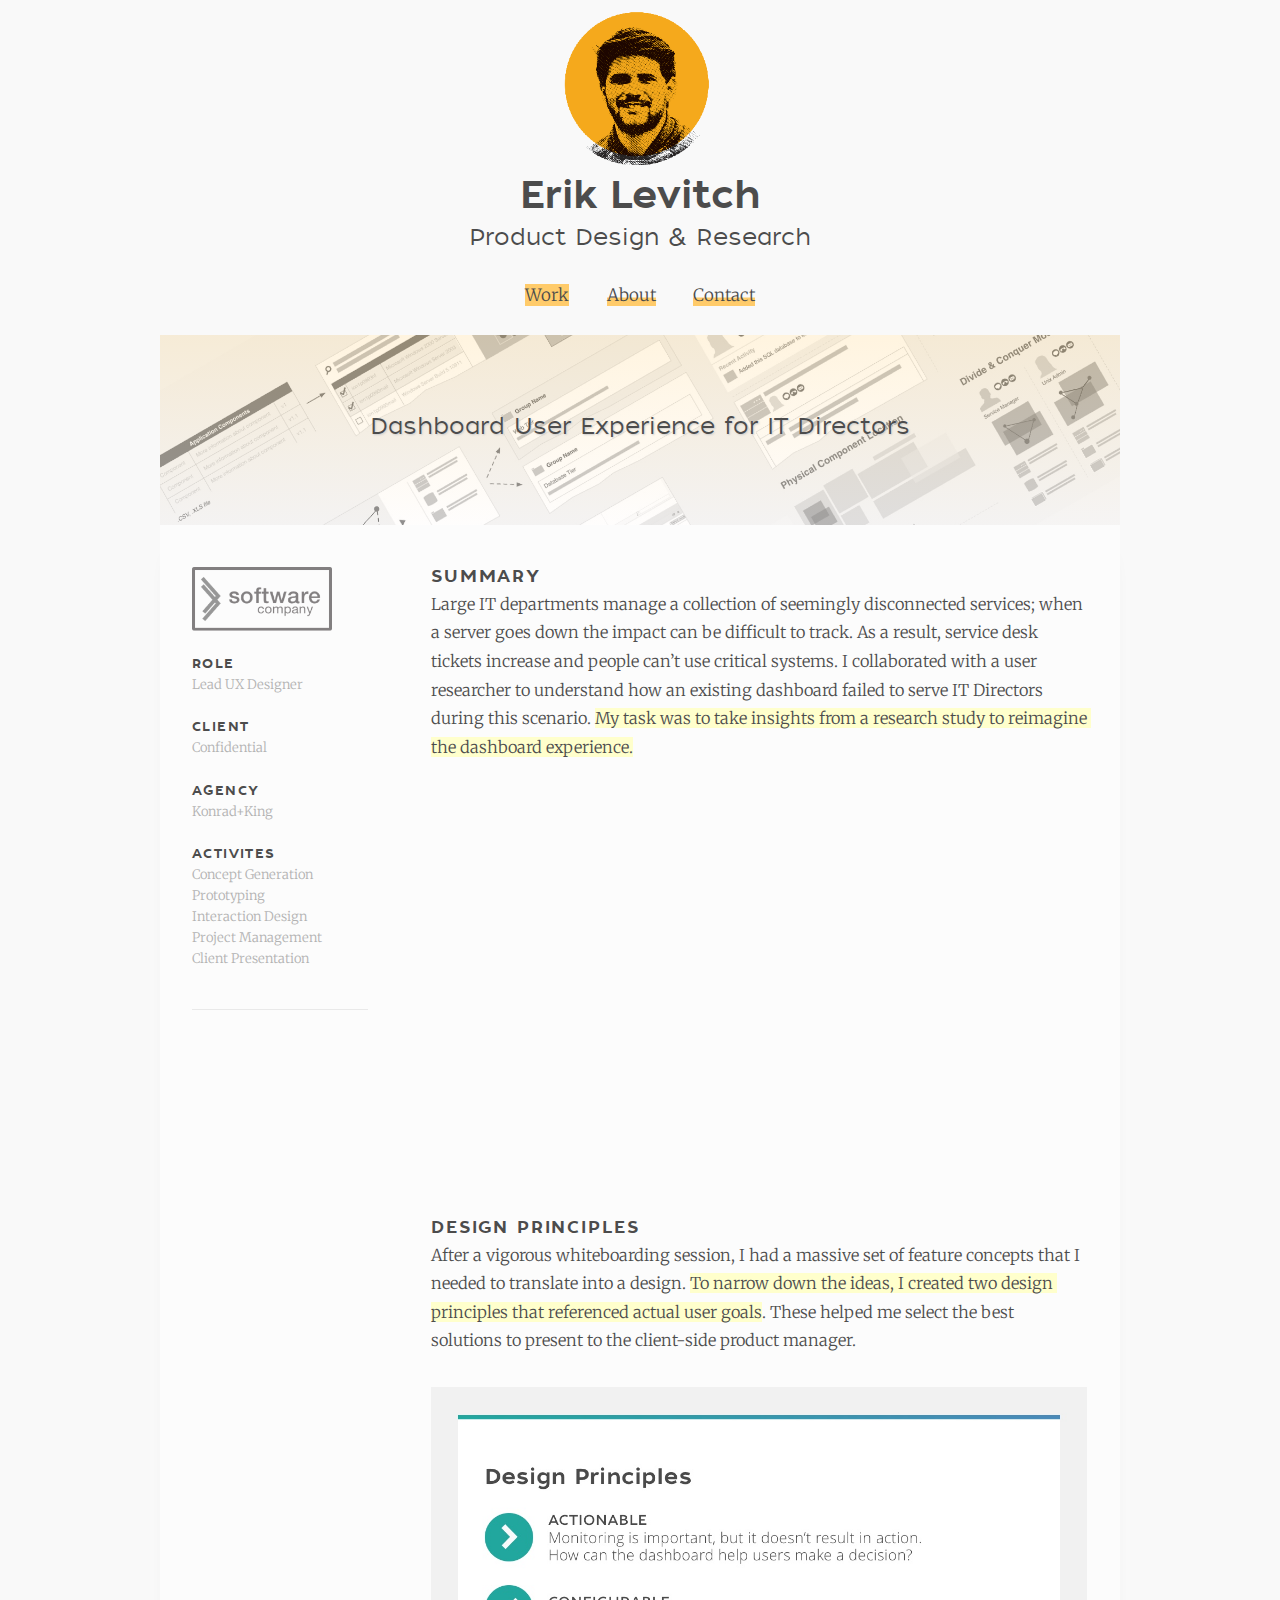
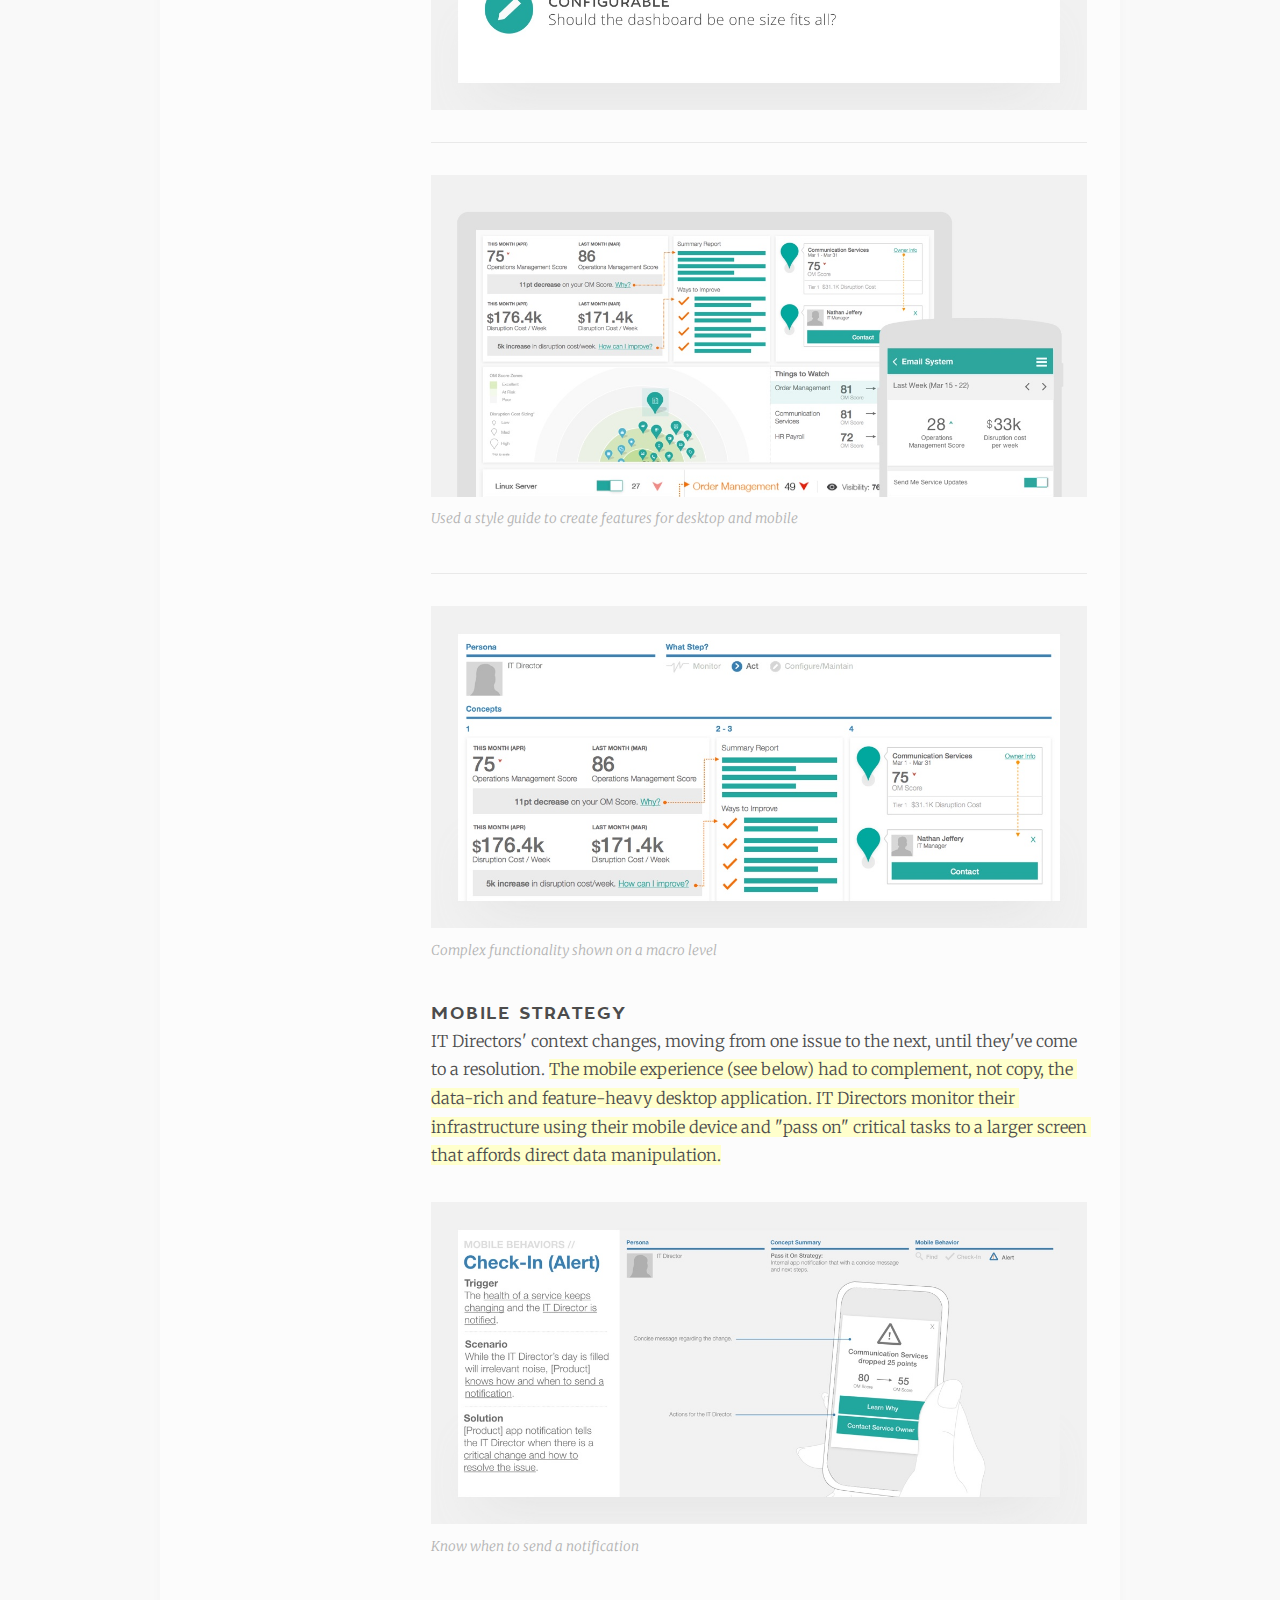
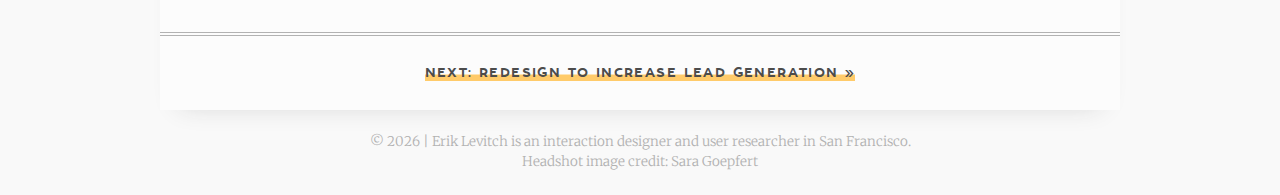
<file: work/it-software-ux.html>
<!DOCTYPE html>
<html>
  <head>
    <title>Dashboard User Experience for IT Directors</title>
    <link rel="stylesheet" href="../css/normalize.css" />
    <link rel="stylesheet" href="../css/styles.css">
    <meta http-equiv="Content-Type" content="text/html;charset=UTF-8">
    <meta name="viewport" content="width=device-width">
    <meta name="description" content="Helping IT Directors understand service disruption.">
    <script>
  (function(i,s,o,g,r,a,m){i['GoogleAnalyticsObject']=r;i[r]=i[r]||function(){
  (i[r].q=i[r].q||[]).push(arguments)},i[r].l=1*new Date();a=s.createElement(o),
  m=s.getElementsByTagName(o)[0];a.async=1;a.src=g;m.parentNode.insertBefore(a,m)
  })(window,document,'script','https://www.google-analytics.com/analytics.js','ga');

  ga('create', 'UA-65603822-1', 'auto');
  ga('send', 'pageview');

</script>
<script type="text/javascript">
    window.heap=window.heap||[],heap.load=function(e,t){window.heap.appid=e,window.heap.config=t=t||{};var r=t.forceSSL||"https:"===document.location.protocol,a=document.createElement("script");a.type="text/javascript",a.async=!0,a.src=(r?"https:":"http:")+"//cdn.heapanalytics.com/js/heap-"+e+".js";var n=document.getElementsByTagName("script")[0];n.parentNode.insertBefore(a,n);for(var o=function(e){return function(){heap.push([e].concat(Array.prototype.slice.call(arguments,0)))}},p=["addEventProperties","addUserProperties","clearEventProperties","identify","resetIdentity","removeEventProperty","setEventProperties","track","unsetEventProperty"],c=0;c<p.length;c++)heap[p[c]]=o(p[c])};
      heap.load("2331641770");
</script>
  </head>
<body>
  
<!-- Header -->

  <div id="header">
      <img src="../img/erik.png" class="portrait" height="175px" width="175px" alt="Portrait">
      <h1>Erik Levitch</h1>
      <h2>Product Design &#38; Research</h2>
    
<!-- Navigation -->
    
     <ul class="navigation">
      <li><a class="activepage">Work</a></li>
      <li><a href="../about/">About</a></li>
      <li><a href="../contact/" >Contact</a></li>
    </ul>
  </div>
 
    <div id="casestudy-header" class="it-software">
        <h2>Dashboard User Experience for IT Directors</h2>
    </div>
  
 <!-- Content Area -->
  <div class="content-wrapper-casestudy">
    
  <!-- Left Column -->
    <div class="left-column column">
       <img 
        src="../img/it-software/enterprise-company-logo2x.png"
        alt="IT Software Logo" 
        width="140px" height"65px"
        />
      
       <!-- Project Metadata -->
      
        <h4>Role</h4>
         <ul class="metadata">
           <li>Lead UX Designer</li>
         </ul>
      
        <h4>Client</h4>
         <ul class="metadata">
           <li>Confidential</li>
         </ul>

        <h4>Agency</h4>
         <ul class="metadata">
           <li>Konrad+King</li>
         </ul>
       
        <h4>Activites</h4>
          <ul class="metadata">
            <li>Concept Generation</li>
            <li>Prototyping</li>
            <li>Interaction Design</li>
            <li>Project Management</li>
            <li>Client Presentation</li>
         </ul>
      
          <br/><br/>
        <div class="seperatefull"></div>
      
       </div>
    
    
    <!-- Right Column -->
    <div class="right-column column">
          
      <div class="casestudy-container">
        
       <h3>Summary</h3>
          <p>Large IT departments manage a collection of seemingly disconnected services; when a server goes down the impact can be difficult to track. As a result, service desk tickets increase and people can’t use critical systems. I collaborated with a user researcher to understand how an existing dashboard failed to serve IT Directors during this scenario. <span class="highlight">My task was to take insights from a research study to reimagine the dashboard experience.</span></p>
          <br>
          <br>
          <div class="video-container"><iframe src="https://player.vimeo.com/video/212220947?color=2CA69D&title=0&byline=0&portrait=0" webkitallowfullscreen mozallowfullscreen allowfullscreen></iframe></div>
          <br>

     </div>

     <div class="casestudy-container">

      <h3>Design Principles</h3>
        <p>After a vigorous whiteboarding session, I had a massive set of feature concepts that I needed to translate into a design. <span class="highlight">To narrow down the ideas, I created two design principles that referenced actual user goals</span>. These helped me select the best solutions to present to the client-side product manager.</p>

       <figure>
          <img 
          scrset="../img/it-software/design-principles2x.jpg 2x, ../img/it-software/saas-app-prototype.jpg"
          src="../img/it-software/design-principles2x.jpg"
          alt="Design Principles"
          />
       </figure>

        <div class="seperatefull"></div>

       <figure>
          <img 
          scrset="../img/it-software/saas-app-prototype2x.jpg 2x, ../img/it-software/saas-app-prototype.jpg"
          src="../img/it-software/saas-app-prototype2x.jpg "
          alt="Desktop and Mobile Features"
          />
        <figcaption>Used a style guide to create features for desktop and mobile</figcaption>
       </figure>

       <div class="seperatefull"></div>

        <figure>
          <img 
          scrset="../img/it-software/feature-concepts2x.jpg 2x, ../img/it-software/feature-concepts.jpg"
          src="../img/it-software/feature-concepts2x.jpg"
          alt="Feature Concepts"
          />
        <figcaption>Complex functionality shown on a macro level</figcaption>
       </figure>


     </div>

      <div class="casestudy-container">
        <h3>Mobile Strategy</h3>
          <p>IT Directors' context changes, moving from one issue to the next, until they've come to a resolution. <span class="highlight">The mobile experience (see below) had to complement, not copy, the data-rich and feature-heavy desktop application. IT Directors monitor their infrastructure using their mobile device and "pass on" critical tasks to a larger screen that affords direct data manipulation.</p>
      
        <figure>
          <img 
          scrset="../img/it-software/mobile-behaviors2x.jpg 2x, ../img/it-software/mobile-behaviors.jpg"
          src="../img/it-software/mobile-behaviors2x.jpg"
          alt="Mobile Notification"
          /><figcaption>Know when to send a notification</figcaption>
       </figure>

      </div>

  </div>
           
    
 <!-- Next Project Navigation -->
    
      <div class="next-project">
      <h4><a href="platform-redesign-ux.html">Next: Redesign to Increase Lead Generation &#187; </a></h4>
    </div>
    
  </div>
  
<!-- Footer -->
     <div id="footer">
            <p class="small-text">&copy; <script type="text/javascript"> document.write(new Date().getFullYear());</script> | Erik Levitch is an interaction designer and user researcher in San Francisco.</p>
            <p class="small-text">Headshot image credit: Sara Goepfert</p>
     </div>
 
        
  </body>
     
</html>
</file>
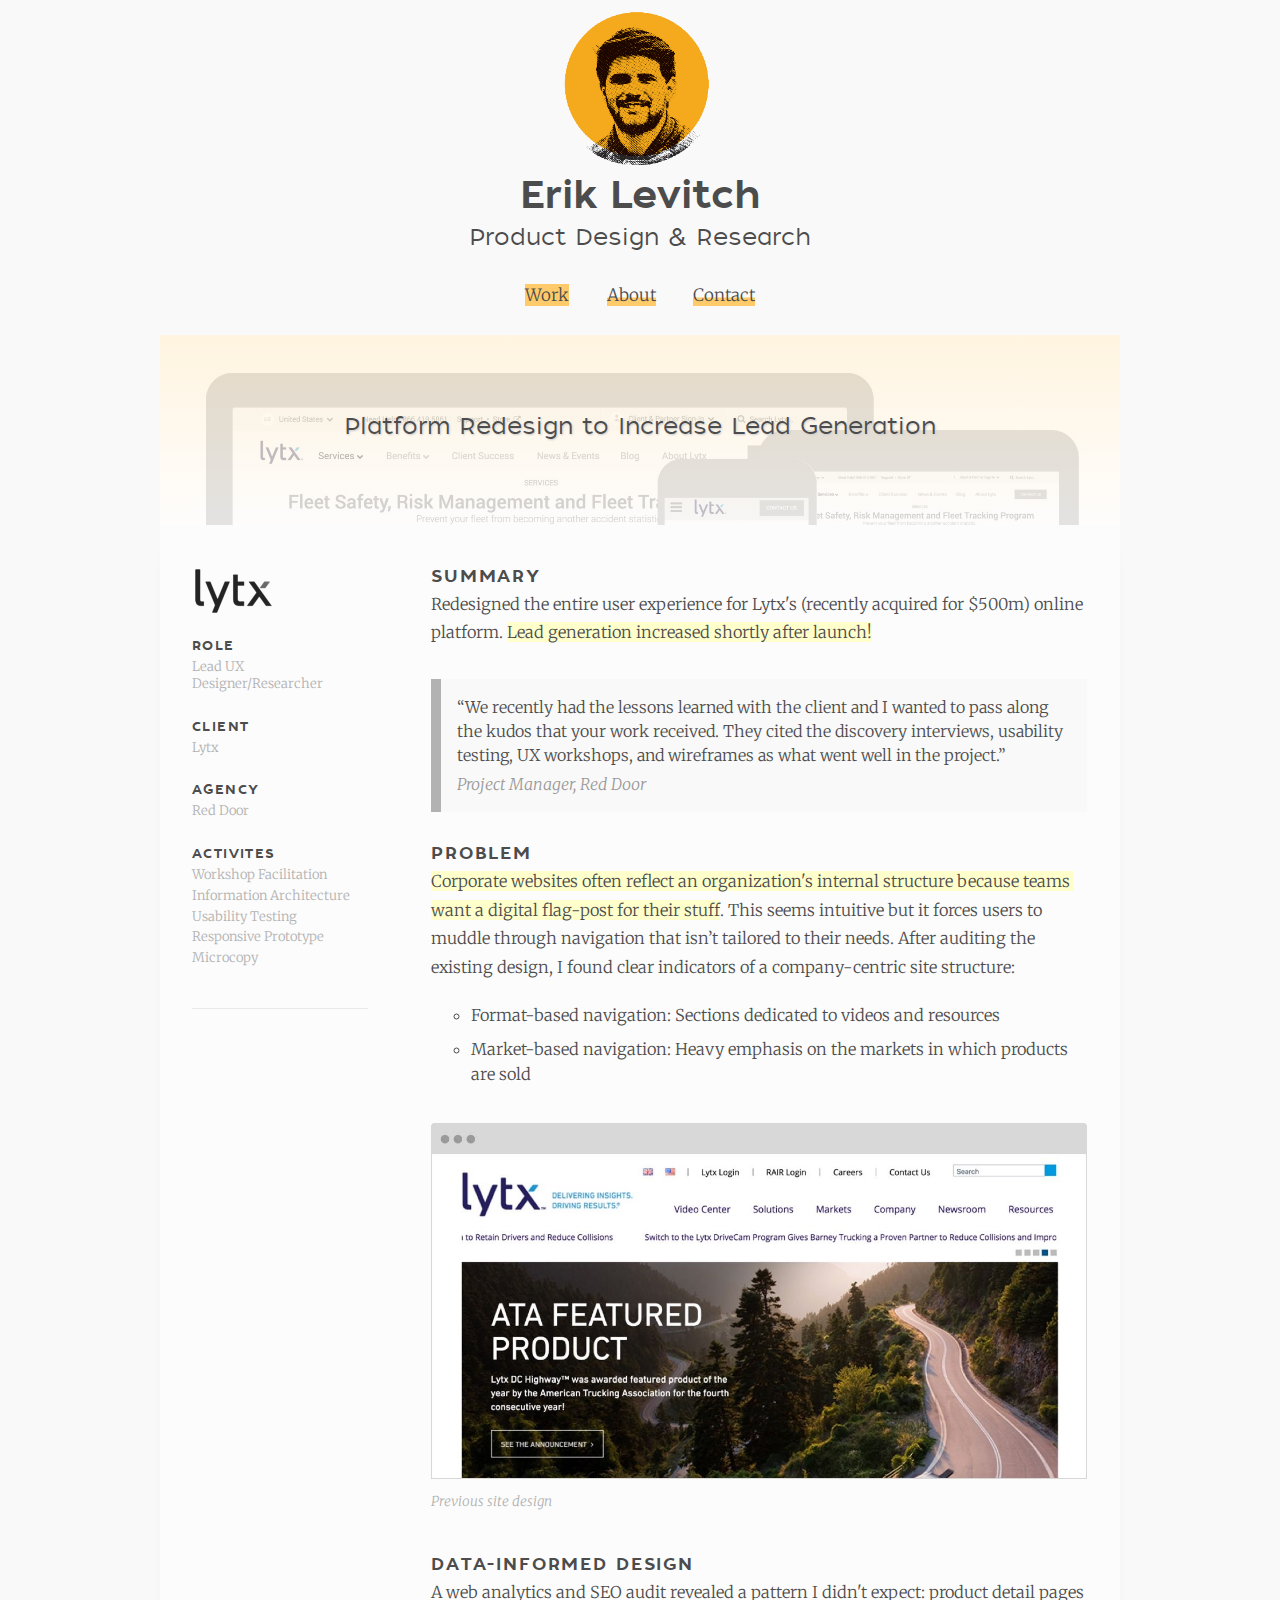
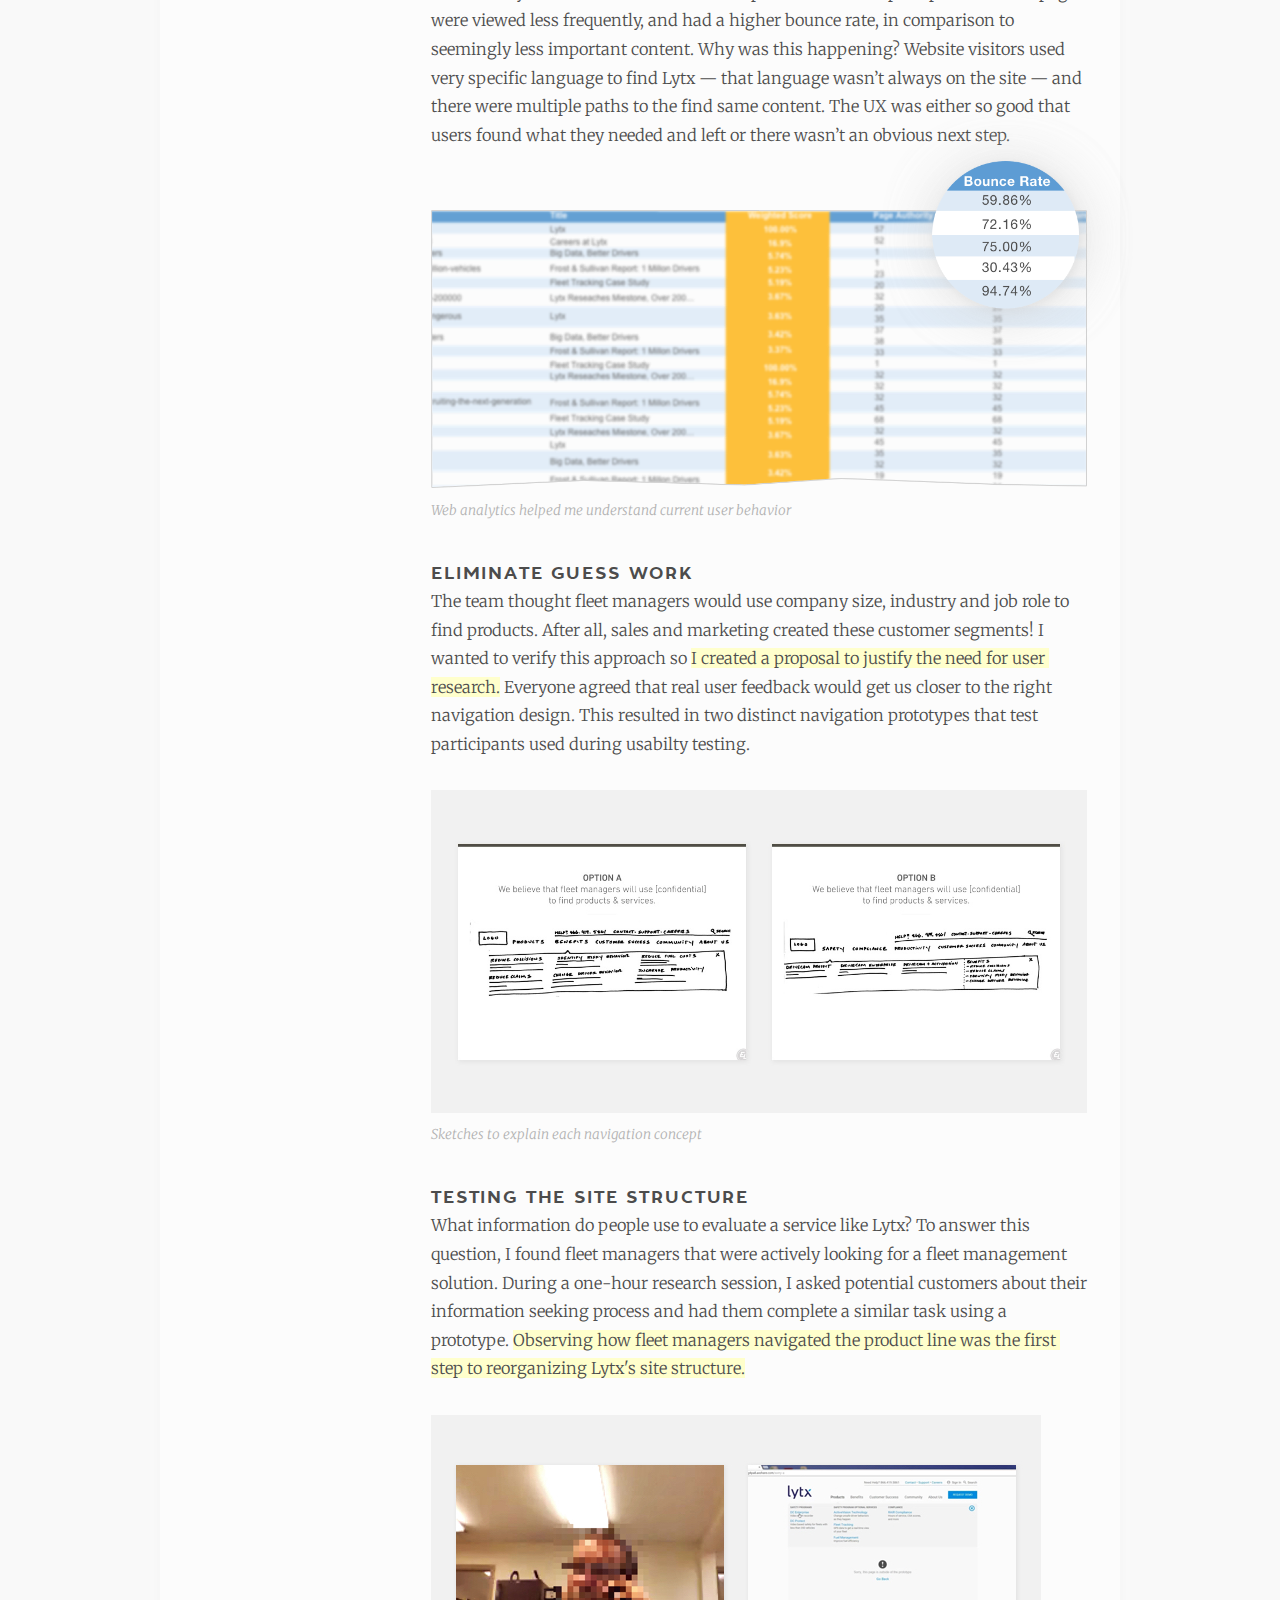
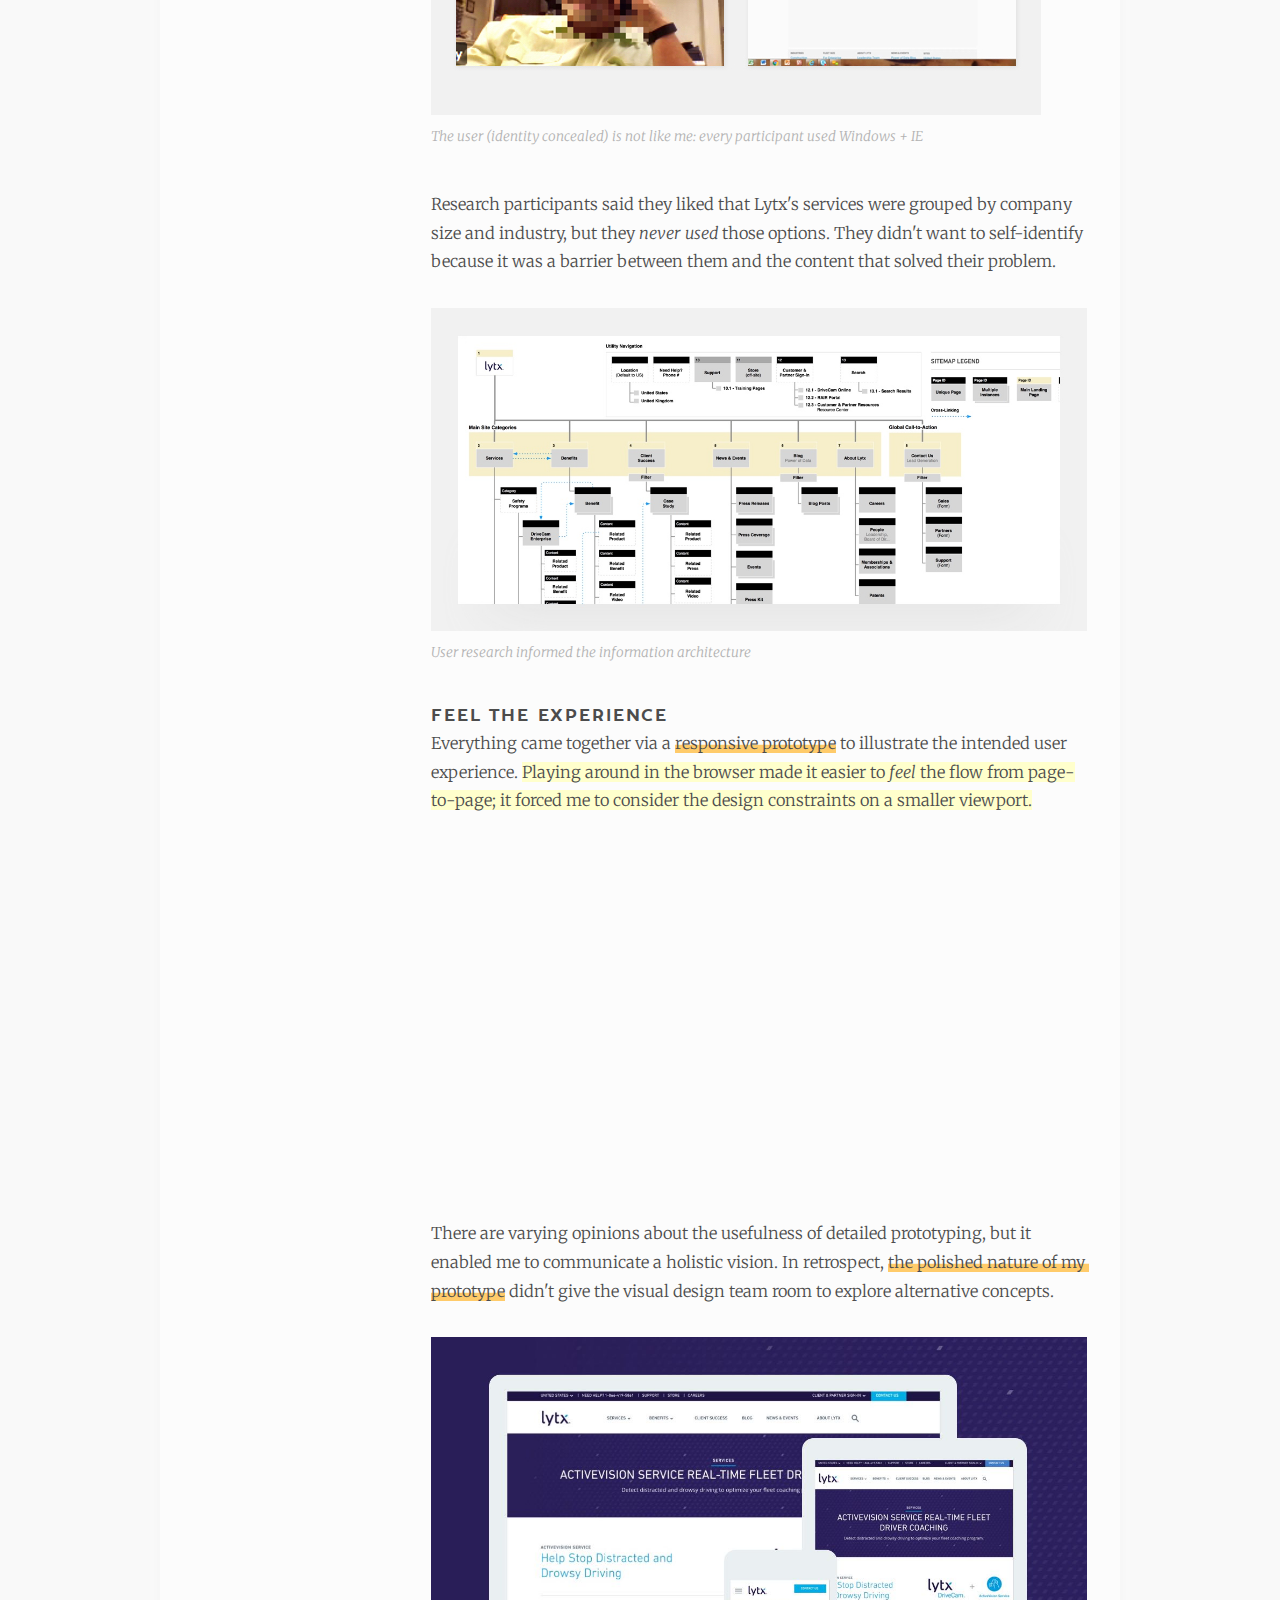
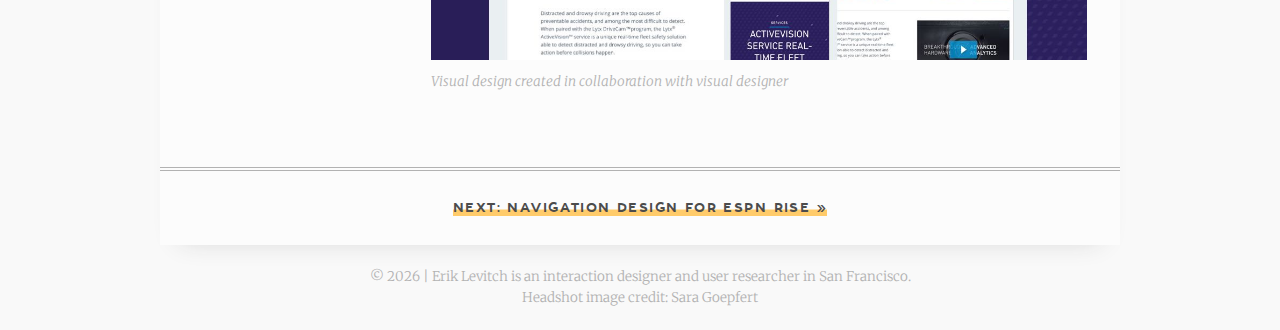
<file: work/platform-redesign-ux.html>
<!DOCTYPE html>
<html>
  <head>
    <title>B2B Platform UX Redesign</title>
    <link rel="stylesheet" href="../css/normalize.css" />
    <link rel="stylesheet" href="../css/styles.css">
    <link href="https://afeld.github.io/emoji-css/emoji.css" rel="stylesheet">
    <meta http-equiv="Content-Type" content="text/html;charset=UTF-8">
    <meta name="viewport" content="width=device-width">
    <meta name="description" content="Increasing lead generation just 3 weeks after the redesign.">
  </head>
<body>
  
<!-- Header -->

  <div id="header">
      <img src="../img/erik.png" class="portrait" height="175px" width="175px" alt="Portrait">
      <h1>Erik Levitch</h1>
      <h2>Product Design &#38; Research</h2>
    
<!-- Navigation -->
    
     <ul class="navigation">
      <li><a class="activepage">Work</a></li>
      <li><a href="../about/index.html">About</a></li>
      <li><a href="../contact/index.html" >Contact</a></li>
    </ul>
  </div>
 
    <div id="casestudy-header" class="redesign-header">
        <h2>Platform Redesign<br class="rwd-break"> to Increase Lead Generation</h2>
    </div>
  
 <!-- Content Area -->
  <div class="content-wrapper-casestudy">
    
  <!-- Left Column -->
    <div class="left-column column">
      <img  
        src="../img/platform-redesign-ux/ly-client-logo.png"
        alt="Client Logo" 
        />
      
       <!-- Project Metadata -->
      
        <h4>Role</h4>
         <ul class="metadata">
           <li>Lead UX Designer/Researcher</li>
         </ul>
      
        <h4>Client</h4>
         <ul class="metadata">
           <li>Lytx</li>
         </ul>

        <h4>Agency</h4>
         <ul class="metadata">
           <li>Red Door</li>
         </ul>
       
        <h4>Activites</h4>
          <ul class="metadata">
            <li>Workshop Facilitation</li>
            <li>Information Architecture</li>
            <li>Usability Testing</li>
            <li>Responsive Prototype</li>
            <li>Microcopy</li>
         </ul>
      
          <br/><br/>
        <div class="seperatefull"></div>
      
       </div>
    
    
    <!-- Right Column -->
    <div class="right-column column">
      
      <div class="casestudy-container">
        <h3>Summary</h3>
          <p>Redesigned the entire user experience for Lytx's (recently acquired for $500m) online platform. <span class="highlight">Lead generation increased shortly after launch!</span></p>

                <blockquote>
        &ldquo;We recently had the lessons learned with the client and I wanted to pass along the kudos that your work received. They cited the discovery interviews, usability testing, UX workshops, and wireframes as what went well in the project.&rdquo;
        <cite>Project Manager, Red Door</cite>
      </blockquote>
        </div>


      
      <div class="casestudy-container">
        <h3>Problem</h3>
          <p><span class="highlight">Corporate websites often reflect an organization's internal structure because teams want a digital flag-post for their stuff</span>. This seems intuitive but it forces users to muddle through navigation that isn’t tailored to their needs. After auditing the existing design, I found clear indicators of a company-centric site structure:</p>

          <ul>
           <li>Format-based navigation: Sections dedicated to videos and resources</li>
           <li>Market-based navigation: Heavy emphasis on the markets in which products are sold</li>
          </ul>


        <figure>
          <img 
            scrset="../img/platform-redesign-ux/ia-example2x.jpg 2x, ../img/platform-redesign-ux/ia-example.jpg 1x"
            src="../img/platform-redesign-ux/ia-example2x.jpg"
            alt="Information Architecture Example"
          />
          <figcaption>Previous site design</figcaption>
        </figure>


     </div>
        
      <div class="casestudy-container">
        
       <h3>Data-Informed Design</h3>
        <p>A web analytics and SEO audit revealed a pattern I didn't expect: product detail pages were viewed less frequently, and had a higher bounce rate, in comparison to seemingly less important content. Why was this happening? Website visitors used very specific language to find Lytx — that language wasn’t always on the site — and there were multiple paths to the find same content. The UX was either so good that users found what they needed and left or there wasn’t an obvious next step. 
        </p>

      <div id="counter">
        <img id="over" src="../img/platform-redesign-ux/over2x.png" alt="Bounce Rate Zoom In" />
       <figure>
          <img 
          scrset="../img/platform-redesign-ux/web-analytics2x.png 2x, ../img/platform-redesign-ux/web-analytics.png 1x"
          src="../img/platform-redesign-ux/web-analytics2x.png"
          alt="Web Analytics"
          />
        <figcaption>Web analytics helped me understand current user behavior</figcaption>
       </figure>
      </div>

    </div>
        
    
      <div class="casestudy-container">
      
     <h3>Eliminate Guess Work</h3>
      <p>The team thought fleet managers would use company size, industry and job role to find products. After all, sales and marketing created these customer segments! I wanted to verify this approach so <span class="highlight">I created a proposal to justify the need for user research.</span> Everyone agreed that real user feedback would get us closer to the right navigation design. This resulted in two distinct navigation prototypes that test participants used during usabilty testing. </p>

       <figure>
          <img 
          scrset="../img/platform-redesign-ux/navigation-options2x.jpg 2x, ../img/platform-redesign-ux/navigation-options.jpg 1x"
          src="../img/platform-redesign-ux/navigation-options2x.jpg"
          alt="Sitemap example"
          />
        <figcaption>Sketches to explain each navigation concept</figcaption>
       </figure> 
     </div>
  


    <div class="casestudy-container">
      
     <h3>Testing the Site Structure</h3>
      <p>What information do people use to evaluate a service like Lytx? To answer this question, I found fleet managers that were actively looking for a fleet management solution. During a one-hour research session, I asked potential customers about their information seeking process and had them complete a similar task using a prototype. <span class="highlight">Observing how fleet managers navigated the product line was the first step to reorganizing Lytx's site structure.</span></p>


       <figure>
          <img 
          scrset="../img/platform-redesign-ux/platform-research-participant2x.jpg 2x, ../img/platform-redesign-ux/platform-research-participant.jpg 1x"
          src="../img/platform-redesign-ux/platform-research-participant.jpg"
          alt="User research example"
          />
        <figcaption>The user (identity concealed) is not like me: every participant used Windows + IE</figcaption>
       </figure> 

      <p>Research participants said they liked that Lytx's services were grouped by company size and industry, but they <em>never used</em> those options. They didn't want to self-identify because it was a barrier between them and the content that solved their problem.</p>


      <figure>
          <img 
          scrset="../img/platform-redesign-ux/redesign-sitemap2x.jpg 2x, ../img/platform-redesign-ux/redesign-sitemap.jpg 1x"
          src="../img/platform-redesign-ux/redesign-sitemap2x.jpg"
          alt="Sitemap example"
          />
        <figcaption>User research informed the information architecture</figcaption>
       </figure> 

     </div>
      
       <div class="casestudy-container">
      
     <h3>Feel the Experience</h3>
      <p>Everything came together via a <a href="http://gi0st5.axshare.com/core_service_detail__protect__enterprise_.html">responsive prototype</a> to illustrate the intended user experience. <span class="highlight">Playing around in the browser made it easier to <em>feel</em> the flow from page-to-page; it forced me to consider the design constraints on a smaller viewport.</span></p> 


        <br>
        <div class="video-container"><iframe src="https://player.vimeo.com/video/213577113?color=1F1446&title=0&byline=0&portrait=0" webkitallowfullscreen mozallowfullscreen allowfullscreen></iframe></div>
        <br>


      <p>There are varying opinions about the usefulness of detailed prototyping, but it enabled me to communicate a holistic vision. In retrospect, <a href="http://gi0st5.axshare.com/services.html">the polished nature of my prototype</a> didn't give the visual design team room to explore alternative concepts. </p>

        <figure>
          <img 
          scrset="../img/platform-redesign-ux/responsive-site2x.jpg 2x, ../img/platform-redesign-ux/responsive-site.jpg 1x"
          src="../img/platform-redesign-ux/responsive-site2x.jpg"
          alt="Final site design"
          />
        <figcaption>Visual design created in collaboration with visual designer</figcaption>
       </figure> 

     </div>
      
 </div>

    
 <!-- Next Project Navigation -->
    
      <div class="next-project">
      <h4><a href="navigation-design-ux.html">Next: Navigation Design <br class="rwd-break">for ESPN Rise &#187; </a></h4>
    </div>
    
  </div>
  
<!-- Footer -->
     <div id="footer">
            <p class="small-text">&copy; <script type="text/javascript"> document.write(new Date().getFullYear());</script> | Erik Levitch is an interaction designer and user researcher in San Francisco.</p>
            <p class="small-text">Headshot image credit: Sara Goepfert</p>
     </div>
 
        
  </body>
     
</html>
</file>
<file: css/styles.css>
@import  "//hello.myfonts.net/count/2f0836";

@import  "https://fonts.googleapis.com/css?family=Merriweather:400,300,300italic,400italic";

/* @import must be at top of file, otherwise CSS will not work */
/* font for site ------------- */
@font-face {
    font-family: 'TideSans-400LilDude';
    src: url(../webfonts/2F0836_0_0.eot);
    src: url(../webfonts/2F0836_0_0.eot?#iefix) format("embedded-opentype"),url(../webfonts/2F0836_0_0.woff2) format("woff2"),url(../webfonts/2F0836_0_0.woff) format("woff"),url(../webfonts/2F0836_0_0.ttf) format("truetype");
}

@font-face {
    font-family: 'TideSans-100LilBunny';
    src: url(../webfonts/2F0836_1_0.eot);
    src: url(../webfonts/2F0836_1_0.eot?#iefix) format("embedded-opentype"),url(../webfonts/2F0836_1_0.woff2) format("woff2"),url(../webfonts/2F0836_1_0.woff) format("woff"),url(../webfonts/2F0836_1_0.ttf) format("truetype");
}

@font-face {
    font-family: 'TideSans-300LilKahuna';
    src: url(../webfonts/2F0836_2_0.eot);
    src: url(../webfonts/2F0836_2_0.eot?#iefix) format("embedded-opentype"),url(../webfonts/2F0836_2_0.woff2) format("woff2"),url(../webfonts/2F0836_2_0.woff) format("woff"),url(../webfonts/2F0836_2_0.ttf) format("truetype");
}

@font-face {
    font-family: 'TideSans-500Dudette';
    src: url(../webfonts/2F0836_3_0.eot);
    src: url(../webfonts/2F0836_3_0.eot?#iefix) format("embedded-opentype"),url(../webfonts/2F0836_3_0.woff2) format("woff2"),url(../webfonts/2F0836_3_0.woff) format("woff"),url(../webfonts/2F0836_3_0.ttf) format("truetype");
}

@font-face {
    font-family: 'TideSans-200LilMondo';
    src: url(../webfonts/2F0836_4_0.eot);
    src: url(../'webfonts/2F0836_4_0.eot?#iefix') format("embedded-opentype"),url(../webfonts/2F0836_4_0.woff2) format("woff2"),url(../webfonts/2F0836_4_0.woff) format("woff"),url(../webfonts/2F0836_4_0.ttf) format("truetype");
}

|
@font-face {
    font-family: 'TideSans-600Bunny';
    src: url(../webfonts/2F0836_5_0.eot);
    src: url(../webfonts/2F0836_5_0.eot?#iefix) format("embedded-opentype"),url(../webfonts/2F0836_5_0.woff2) format("woff2"),url(../webfonts/2F0836_5_0.woff) format("woff"),url(../webfonts/2F0836_5_0.ttf) format("truetype");
}

/* global elements ------------- */

* {
    box-sizing: border-box;
}

body {
    background: #f9f9f9;
    color: #4c4c4c;
    font-family: 'Merriweather',Georgia,serif;
}

#header {
    margin: auto;
    text-align: center;
}

#header img {
  margin: auto;
}

#footer {
    font: lighter .7em/1.4em Merriweather,Georgia,serif;
    color: #b2b2b2;
    text-align: center;
    margin: 2em 0 2em;
    padding: 0 2em 0 2em;
}

/* navigation elements ------------- */
.navigation {
    list-style: none;
    margin: 0.625em;
    padding: 0;
    font: lighter 1.06em/1.4em Merriweather,Georgia,serif;
}

.navigation li {
    display: inline-block;
    white-space: normal;
    padding: 1em;
}

.activepage {
    background-color: #FFCB6A;
}

/* typography ------------- */

a {
    color: #4c4c4c;
    box-shadow: inset 0 -0.5em #ffcb6a;
    text-decoration: none;
    transition: all .25s ease;
  }

a:hover {
    background-color: #FFCB6A;
    padding-top: .10em;
    padding-bottom: .10em;
}

p {
    font: lighter 1.2em/1.5em Merriweather,Georgia,serif;
    margin: 0;
    padding: 0;
    white-space: pre-wrap;
}

h1 {
    font: 2.369em 'TideSans-500Dudette',Helvetica,Arial,sans-serif;
    margin: 0;
    padding-bottom: 0;
}

h2 {
    font: 1.44em 'TideSans-300LilKahuna',Helvetica,Arial,sans-serif;
    padding: 0;
    margin: 0;
    white-space: pre-wrap;
}


h3 {
    font: 300 1.05em 'TideSans-500Dudette',Helvetica,Arial,sans-serif;
    text-transform: uppercase;
    letter-spacing: .11em;
    margin: 0;
    padding: 0;
    white-space: pre-wrap;
}

h4 {
    font: 300 .8em 'TideSans-500Dudette',Helvetica,Arial,sans-serif;
    text-transform: uppercase;
    letter-spacing: .11em;
    padding-top: 1em;
}

/* quote tyopgraphy ------------- */


blockquote {
    border-left: 10px solid #b2b2b2;
    font: lighter 1em/1.5em Merriweather,Georgia,serif;
    background: #f9f9f9;
    padding: 1em;
    margin: 2em 0 2em 0;
}

blockquote cite {
    color: #999999;
    display: block;
    margin-top: 5px;

}

/* highlight text tyopgraphy ------------- */

.highlight  {
    background-color: #ffffcc;
}

/* images ------------- */

img {
    display: block;
    max-width: 100%;
}

.logos {
  margin: 2.188em auto 2.188em auto;
  max-width: 100%;
}

.icon {
  margin: auto auto 1.25em auto;
}

.logo-list {
    width: 100%;
    height: 41px;
    background: transparent url(../img/about/logo-list.png) repeat-x 50%;
    background-size: 1105px 41px;
    margin: 3.25rem 0;
}

#counter {
    position: relative;
}

#over {
    position: absolute;
    left: 68%;
    bottom: 50%;
    max-width: 40%;
}

figure {
    margin: 2em 0;
}

figcaption {
  font: lighter italic .85em/1.4em Merriweather,Georgia,serif;
  color: #b2b2b2;
  padding: .9em 0;
}


/* video container ------------- */

.video-container {
position: relative;
width: 100%;
height: 0;
padding-bottom: 51%;
padding-top: 30px; height: 0; overflow: hidden;
}
 
.video-container iframe,
.video-container object,
.video-container embed {
position: absolute;
top: 0;
left: 0;
width: 100%;
height: 100%;
border: 0;
}

/* 16x9 Aspect Ratio */
.intrinsic-container-16x9 {
  padding-bottom: 56.25%;
}
 
/* 4x3 Aspect Ratio */
.intrinsic-container-4x3 {
  padding-bottom: 75%;
}

  

/* lists ------------- */

ul {
    list-style: circle;
    font: lighter 1.02em/1.5em Merriweather,Georgia,serif;
}

li {
    padding-top: 0.313em;
    padding-bottom: 0.313em;
}

.metadata {
    list-style: none;
    font: lighter .8125em Merriweather,Georgia,serif;
    color: #b2b2b2;
    margin: 0;
    padding: 0;
}

.metadata li {
  padding: .15em 0 .15em 0;
}

.centered {
    list-style: none;
    font: lighter 1.12em/1.4em Merriweather,Georgia,serif;
    margin:0;
    padding: 0;
}


/* font awesome ------------- */
.fa {
    margin-right: .78em;
    color: #b2b2b2;
}

/* content divs ------------- */

.content-wrapper {
    background: #fcfcfc;
    margin: auto auto 1.563em;
    width: 75%;
    padding: 0.625em 0;
    max-width: 800px;
    box-shadow: /*y*/
/*x*/
/*blur radius*/
/*spread equal in any direction */
0 15px 25px -20px #d1d1d1;
}

/* content blocks on page ------------- */
.content-area {
    margin: 2.5em 0;
    padding-left: 3.5em;
    padding-right: 3.5em;
    justify-content: center;
    text-align: center;
}

.seperate {
    border-bottom: 1px solid #e9e9e9;
    margin: auto;
    width: 20%;
}

.seperatefull {
    border-bottom: 1px solid #e9e9e9;
    margin: auto;
    width: 100%;
}


/* case study styles ------------- */

#casestudy-header {
      background-image:  
      linear-gradient(
      rgba(255,203,105,0.21), 
      rgba(252,246,243,0.21)
    ),;
  text-shadow: 1px 1px 2px #ccc;
  background-repeat: none;
  background-size: cover;
  max-width: 960px;
  padding: 5em 0 5em 0;
  margin: auto;
  text-align:center;
}

.android-header {
  background-image:  
      linear-gradient(
      rgba(255,203,105,0.21), 
      rgba(252,246,243,0.21)
    ),
    url(../img/casestudy-headers/android-background2x.jpg);
}

.nr-header {
  background-image:  
      linear-gradient(
      rgba(255,203,105,0.21), 
      rgba(252,246,243,0.21)
    ),
    url(../img/casestudy-headers/new-relic-bg2x.jpg);
}

.redesign-header {
  background-image:  
      linear-gradient(
      rgba(255,203,105,0.21), 
      rgba(252,246,243,0.21)
    ),
    url(../img/casestudy-headers/website-ux-banner2x.jpg);
}

.car-owners {
  background-image:  
      linear-gradient(
      rgba(255,203,105,0.21), 
      rgba(252,246,243,0.21)
    ),
    url(../img/casestudy-headers/toyota-ux-banner2x.jpg);
}

.it-software {
  background-image:  
      linear-gradient(
      rgba(255,203,105,0.21), 
      rgba(252,246,243,0.21)
    ),
    url(../img/casestudy-headers/it-software-banner2x.jpg);
}

.espn-header {
  background-image:  
      linear-gradient(
      rgba(255,203,105,0.21), 
      rgba(252,246,243,0.21)
    ),
    url(../img/casestudy-headers/espn-rise-banner2x.jpg);
}

.underarmour-header {
  background-image:  
      linear-gradient(
      rgba(255,203,105,0.21), 
      rgba(252,246,243,0.21)
    ),
    url(../img/casestudy-headers/under-armour-banner2x.jpg);
}

.vokey-header {
  background-image:  
      linear-gradient(
      rgba(255,203,105,0.21), 
      rgba(252,246,243,0.21)
    ),
    url(../img/casestudy-headers/vokey-banner2x.jpg);
}

.content-wrapper-casestudy {
    background: #fcfcfc;
    margin: auto;
    width: 100%;
    padding: 0.625em 0;
    max-width: 960px;
    box-shadow: /*y*/
/*x*/
/*blur radius*/
/*spread equal in any direction */
0 15px 25px -20px #d1d1d1;
}

.casestudy-container {
  max-width: 100%;
  margin-bottom: 2em; 
}

.casestudy-container p {
  font: lighter 1.02em/1.75em Merriweather,Georgia,serif;
  padding: 0;
  margin: 0;
}

.next-project {
  border-top: 0.3em double #b2b2b2;
  text-align: center;
}

/* case study columns ------------- */

.left-column {
    width: 25%;
}

.left-column h4 {
    padding: 0;
    margin: 2em 0 0 0;
}
.right-column {
    width: 75%;
}

.column {
    display: inline-block;
    padding: 2em 2em 2em 2em;
    vertical-align: top;
    margin-right: -5px;
}


/* contact page ------------- */
.column-1 {
    width: 33.3%;
}

.column-2 {
    width: 33.3%;
}

.column-3 {
    width: 33.3%;

}


/* forms & contact page ------------- */

fieldset {
    border: none;
    margin: 15px;
}

label {
    display: block;
    margin: 0 0 5px;
    font: 300 .9em TideSans-500Dudette,Arial,sans-serif;
}

input,text,email {
    background: #f2f3f4;
    color: #525560;
    border: 1px solid #e1e3e4;
    padding: 15px;
    margin-bottom: 15px;
    width: 100%;
}

textarea {
    resize: none;
}

/* form placeholders ------------- */
::-webkit-input-placeholder {
    font: normal .9em Arial,sans-serif;
}

:-moz-placeholder {
    font: normal .9em Arial,sans-serif;
    color: #d1d1d1;
}

::-moz-placeholder {
    font: normal .9em Arial,sans-serif;
    color: #d1d1d1;
}

:-ms-input-placeholder {
    font: normal .9em Arial,sans-serif;
    color: #d1d1d1;
}

input:focus,textarea:focus {
    outline: 2px solid #f5a91c;
}

textarea {
    background: #f2f3f4;
    color: #525560;
    border: 1px solid #e1e3e4;
    padding: 15px;
    margin-bottom: 5px;
    width: 60%;
}

button {
    background-color: #f5a91c;
    font-size: .9em;
    color: #fff;
    padding: 0.625em;
    margin: 0.625em 0;
    border-radius: 4px;
    -webkit-border-radius: 4px;
    -moz-border-radius: 4px;
    border: none;
    display: block;
}

button:hover {
    background-color: #ccc;
}

/* media queries ------------- */

@media (max-width: 800px) {
    .content-wrapper {
        background: #fff;
        margin: auto auto 25px;
        width: 90%;
        padding: 10px 0;
        max-width: 100%;
        box-shadow: /*y*/
    /*x*/
    /*blur radius*/
    /*spread equal in any direction */
    0 15px 25px -20px #d1d1d1;
    }

.left-column {
  width: 100%; 
}

.right-column {
  width: 100%; 
}

}

@media (max-width: 550px) {

p {
    font: lighter 1.05em/1.5em Merriweather,Georgia,serif;
    margin: 0;
    padding: 0;
}

.content-area {
    margin: 2.5em 0;
    padding-left: 1em;
    padding-right: 1em;
    justify-content: center;
    text-align: center;
}


.right-column {
    padding: 0;
}

.casestudy-container{
    padding-left: 2em;
    padding-right: 2em;
}

.column-1 {
    width: 100%;
    border-bottom: 1px solid #e9e9e9;
}

.column-2 {
    width: 100%;
    border-bottom: 1px solid #e9e9e9;
}

.column-3 {
    width: 100%;
}

#over {
    position: absolute;
    left: 65%;
    bottom: 55%;
    max-width: 40%;
}

}

@media screen and (min-width: 415px){
   .rwd-break { display: none; }
}
</file>
